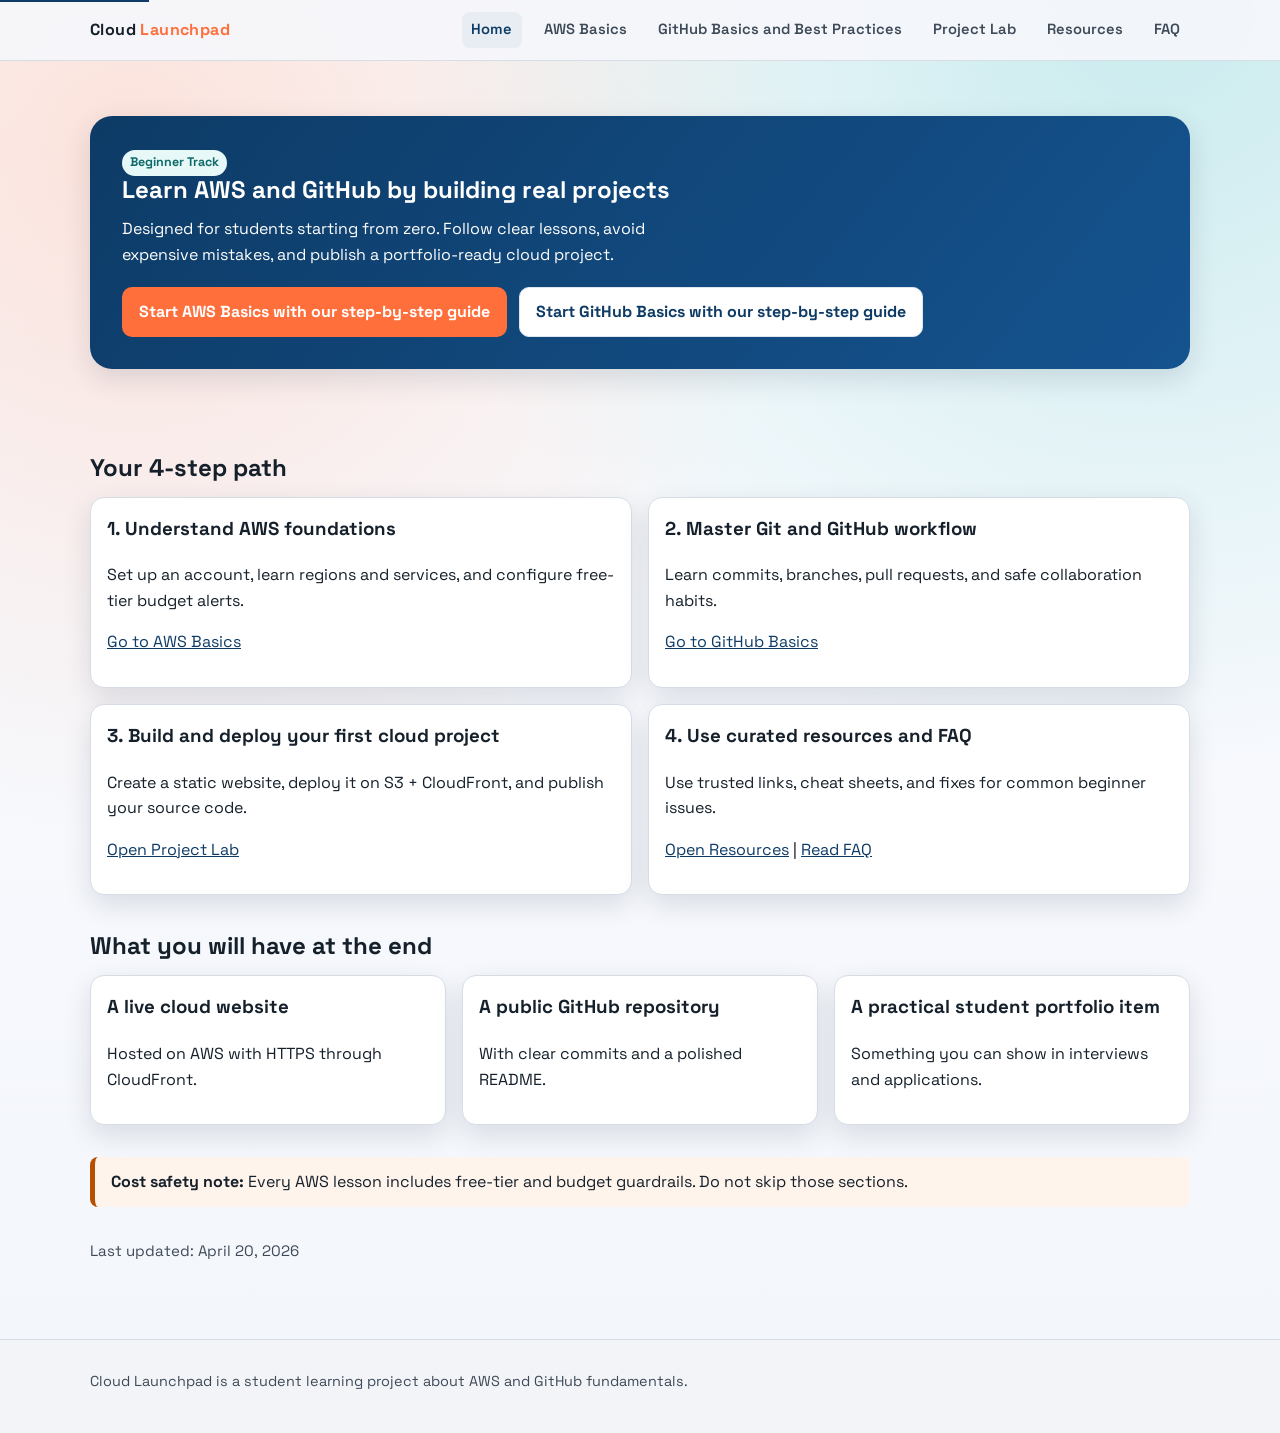
<file: index.html>
<!doctype html>
<html lang="en">
<head>
  <meta charset="UTF-8">
  <meta name="viewport" content="width=device-width, initial-scale=1.0">
  <meta name="description" content="Beginner-friendly website for students learning AWS and GitHub through practical projects.">
  <title>Cloud Launchpad | AWS + GitHub for Students</title>
  <link rel="preconnect" href="https://fonts.googleapis.com">
  <link rel="preconnect" href="https://fonts.gstatic.com" crossorigin>
  <link href="https://fonts.googleapis.com/css2?family=IBM+Plex+Mono:wght@400;600&family=Space+Grotesk:wght@400;500;700&display=swap" rel="stylesheet">
  <link rel="stylesheet" href="styles/main.css">
</head>
<body>
  <a class="skip-link" href="#main-content">Skip to content</a>
  <header class="site-header">
    <div class="header-inner">
      <a class="brand" href="index.html">Cloud <span>Launchpad</span></a>
      <nav class="nav" aria-label="Primary navigation">
        <a href="index.html" aria-current="page">Home</a>
        <a href="aws-basics.html">AWS Basics</a>
        <a href="github-basics.html">GitHub Basics and Best Practices </a>
        <a href="project-lab.html">Project Lab</a>
        <a href="resources.html">Resources</a>
        <a href="faq.html">FAQ</a>
      </nav>
    </div>
  </header>

  <section class="hero">
    <div class="container hero-panel">
      <span class="badge">Beginner Track</span>
      <h1>Learn AWS and GitHub by building real projects</h1>
      <p>Designed for students starting from zero. Follow clear lessons, avoid expensive mistakes, and publish a portfolio-ready cloud project.</p>
      <div class="cta-row">
        <a class="btn btn-primary" href="aws-basics.html">Start AWS Basics with our step-by-step guide</a>
        <a class="btn btn-secondary" href="github-basics.html">Start GitHub Basics with our step-by-step guide</a>
      </div>
    </div>
  </section>

  <main id="main-content">
    <div class="container">
      <section class="section">
        <h2>Your 4-step path</h2>
        <div class="grid grid-2">
          <article class="card">
            <h3>1. Understand AWS foundations</h3>
            <p>Set up an account, learn regions and services, and configure free-tier budget alerts.</p>
            <p><a href="aws-basics.html">Go to AWS Basics</a></p>
          </article>
          <article class="card">
            <h3>2. Master Git and GitHub workflow</h3>
            <p>Learn commits, branches, pull requests, and safe collaboration habits.</p>
            <p><a href="github-basics.html">Go to GitHub Basics</a></p>
          </article>
          <article class="card">
            <h3>3. Build and deploy your first cloud project</h3>
            <p>Create a static website, deploy it on S3 + CloudFront, and publish your source code.</p>
            <p><a href="project-lab.html">Open Project Lab</a></p>
          </article>
          <article class="card">
            <h3>4. Use curated resources and FAQ</h3>
            <p>Use trusted links, cheat sheets, and fixes for common beginner issues.</p>
            <p><a href="resources.html">Open Resources</a> | <a href="faq.html">Read FAQ</a></p>
          </article>
        </div>
      </section>

      <section class="section">
        <h2>What you will have at the end</h2>
        <div class="grid grid-3">
          <article class="card">
            <h3>A live cloud website</h3>
            <p>Hosted on AWS with HTTPS through CloudFront.</p>
          </article>
          <article class="card">
            <h3>A public GitHub repository</h3>
            <p>With clear commits and a polished README.</p>
          </article>
          <article class="card">
            <h3>A practical student portfolio item</h3>
            <p>Something you can show in interviews and applications.</p>
          </article>
        </div>
      </section>

      <section class="section">
        <div class="warn">
          <strong>Cost safety note:</strong> Every AWS lesson includes free-tier and budget guardrails. Do not skip those sections.
        </div>
      </section>

      <section class="section">
        <p class="meta">Last updated: April 20, 2026</p>
      </section>
    </div>
  </main>

  <footer class="site-footer">
    <div class="footer-inner">
      <p>Cloud Launchpad is a student learning project about AWS and GitHub fundamentals.</p>
    </div>
  </footer>
  <script src="scripts/main.js"></script>
</body>
</html>
</file>
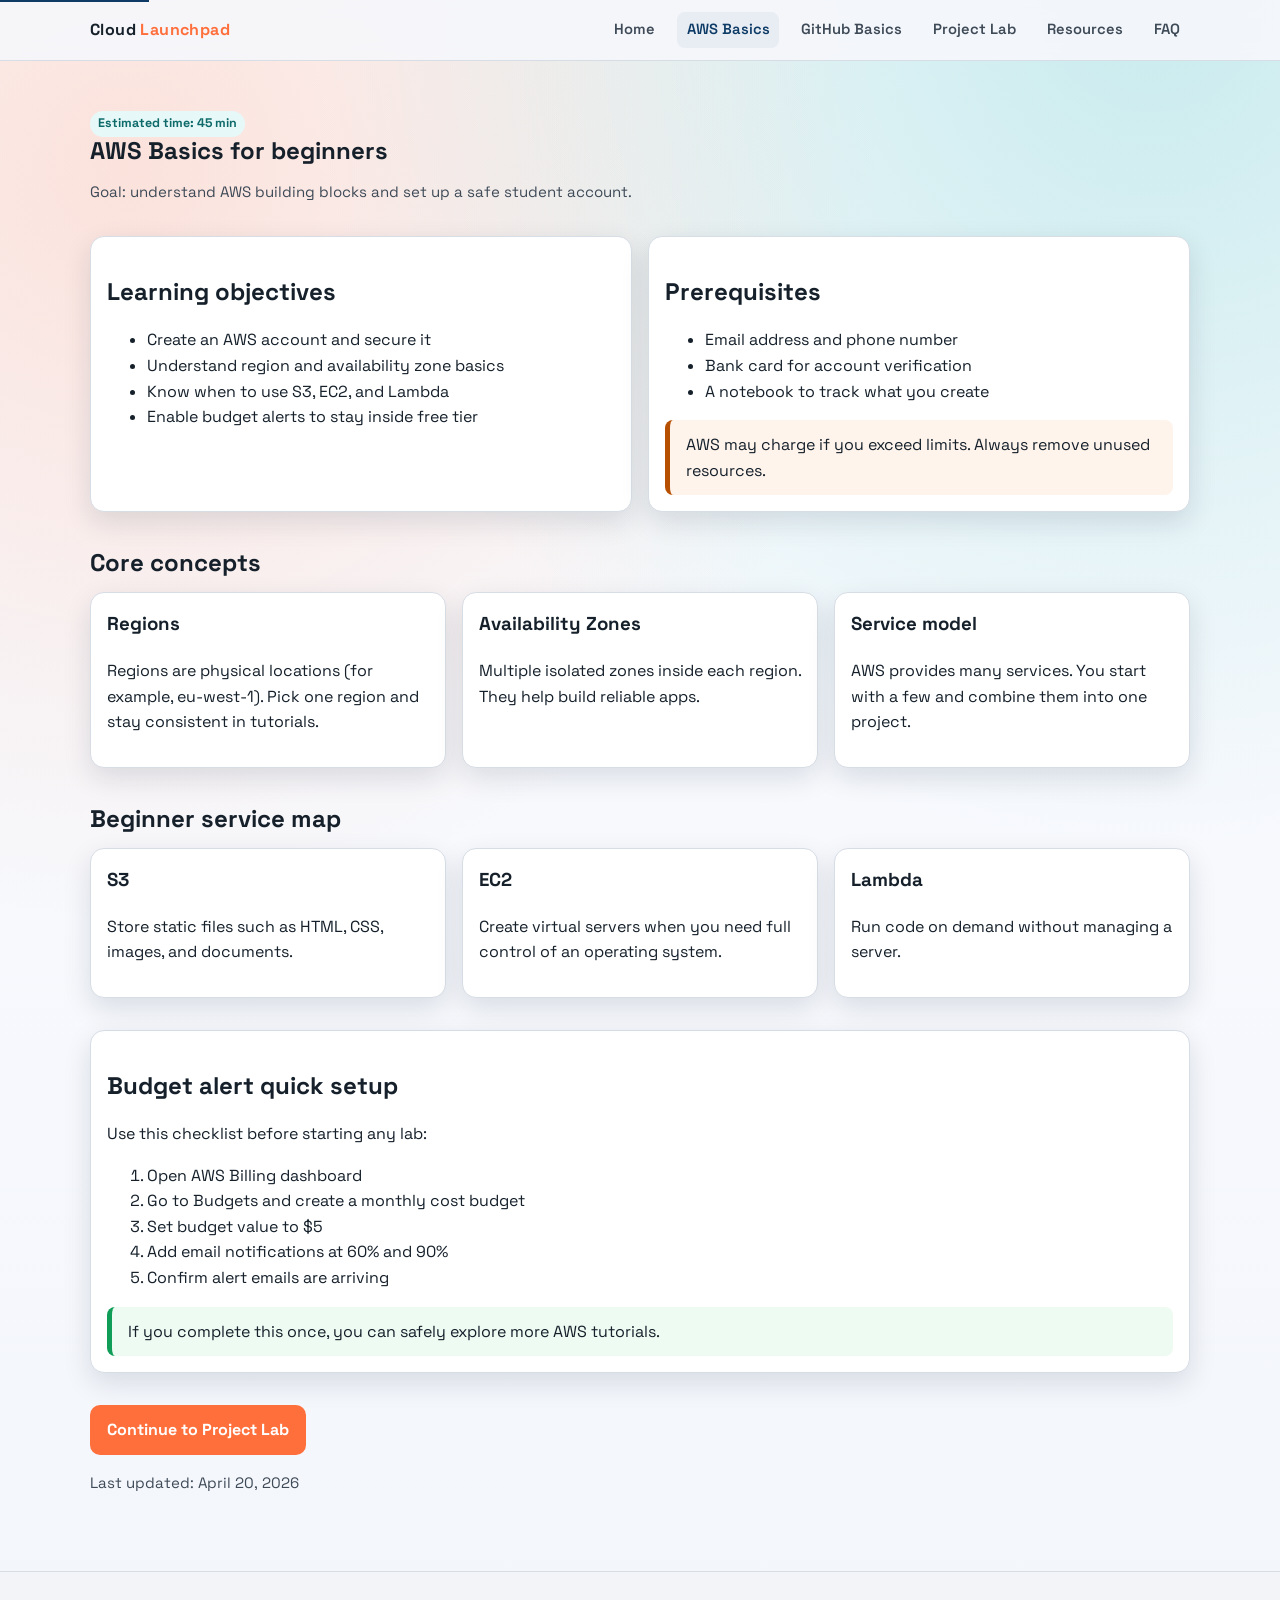
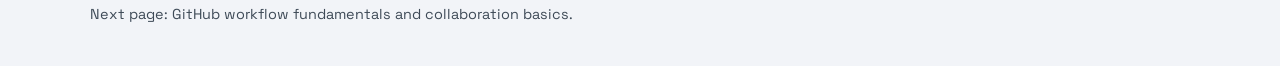
<file: aws-basics.html>
<!doctype html>
<html lang="en">
<head>
  <meta charset="UTF-8">
  <meta name="viewport" content="width=device-width, initial-scale=1.0">
  <meta name="description" content="Beginner AWS basics for students: account setup, core services, and cost safety.">
  <title>AWS Basics | Cloud Launchpad</title>
  <link rel="preconnect" href="https://fonts.googleapis.com">
  <link rel="preconnect" href="https://fonts.gstatic.com" crossorigin>
  <link href="https://fonts.googleapis.com/css2?family=IBM+Plex+Mono:wght@400;600&family=Space+Grotesk:wght@400;500;700&display=swap" rel="stylesheet">
  <link rel="stylesheet" href="styles/main.css">
</head>
<body>
  <a class="skip-link" href="#main-content">Skip to content</a>
  <header class="site-header">
    <div class="header-inner">
      <a class="brand" href="index.html">Cloud <span>Launchpad</span></a>
      <nav class="nav" aria-label="Primary navigation">
        <a href="index.html">Home</a>
        <a href="aws-basics.html" aria-current="page">AWS Basics</a>
        <a href="github-basics.html">GitHub Basics</a>
        <a href="project-lab.html">Project Lab</a>
        <a href="resources.html">Resources</a>
        <a href="faq.html">FAQ</a>
      </nav>
    </div>
  </header>

  <main id="main-content">
    <div class="container">
      <section class="section">
        <span class="badge">Estimated time: 45 min</span>
        <h1 class="page-title">AWS Basics for beginners</h1>
        <p class="meta">Goal: understand AWS building blocks and set up a safe student account.</p>
      </section>

      <section class="section grid grid-2">
        <article class="card">
          <h2>Learning objectives</h2>
          <ul>
            <li>Create an AWS account and secure it</li>
            <li>Understand region and availability zone basics</li>
            <li>Know when to use S3, EC2, and Lambda</li>
            <li>Enable budget alerts to stay inside free tier</li>
          </ul>
        </article>
        <article class="card">
          <h2>Prerequisites</h2>
          <ul>
            <li>Email address and phone number</li>
            <li>Bank card for account verification</li>
            <li>A notebook to track what you create</li>
          </ul>
          <div class="warn">
            AWS may charge if you exceed limits. Always remove unused resources.
          </div>
        </article>
      </section>

      <section class="section">
        <h2>Core concepts</h2>
        <div class="grid grid-3">
          <article class="card">
            <h3>Regions</h3>
            <p>Regions are physical locations (for example, eu-west-1). Pick one region and stay consistent in tutorials.</p>
          </article>
          <article class="card">
            <h3>Availability Zones</h3>
            <p>Multiple isolated zones inside each region. They help build reliable apps.</p>
          </article>
          <article class="card">
            <h3>Service model</h3>
            <p>AWS provides many services. You start with a few and combine them into one project.</p>
          </article>
        </div>
      </section>

      <section class="section">
        <h2>Beginner service map</h2>
        <div class="grid grid-3">
          <article class="card">
            <h3>S3</h3>
            <p>Store static files such as HTML, CSS, images, and documents.</p>
          </article>
          <article class="card">
            <h3>EC2</h3>
            <p>Create virtual servers when you need full control of an operating system.</p>
          </article>
          <article class="card">
            <h3>Lambda</h3>
            <p>Run code on demand without managing a server.</p>
          </article>
        </div>
      </section>

      <section class="section card">
        <h2>Budget alert quick setup</h2>
        <p>Use this checklist before starting any lab:</p>
        <ol>
          <li>Open AWS Billing dashboard</li>
          <li>Go to Budgets and create a monthly cost budget</li>
          <li>Set budget value to $5</li>
          <li>Add email notifications at 60% and 90%</li>
          <li>Confirm alert emails are arriving</li>
        </ol>
        <div class="ok">If you complete this once, you can safely explore more AWS tutorials.</div>
      </section>

      <section class="section">
        <p><a class="btn btn-primary" href="project-lab.html">Continue to Project Lab</a></p>
        <p class="meta">Last updated: April 20, 2026</p>
      </section>
    </div>
  </main>

  <footer class="site-footer">
    <div class="footer-inner">
      <p>Next page: GitHub workflow fundamentals and collaboration basics.</p>
    </div>
  </footer>
  <script src="scripts/main.js"></script>
</body>
</html>
</file>
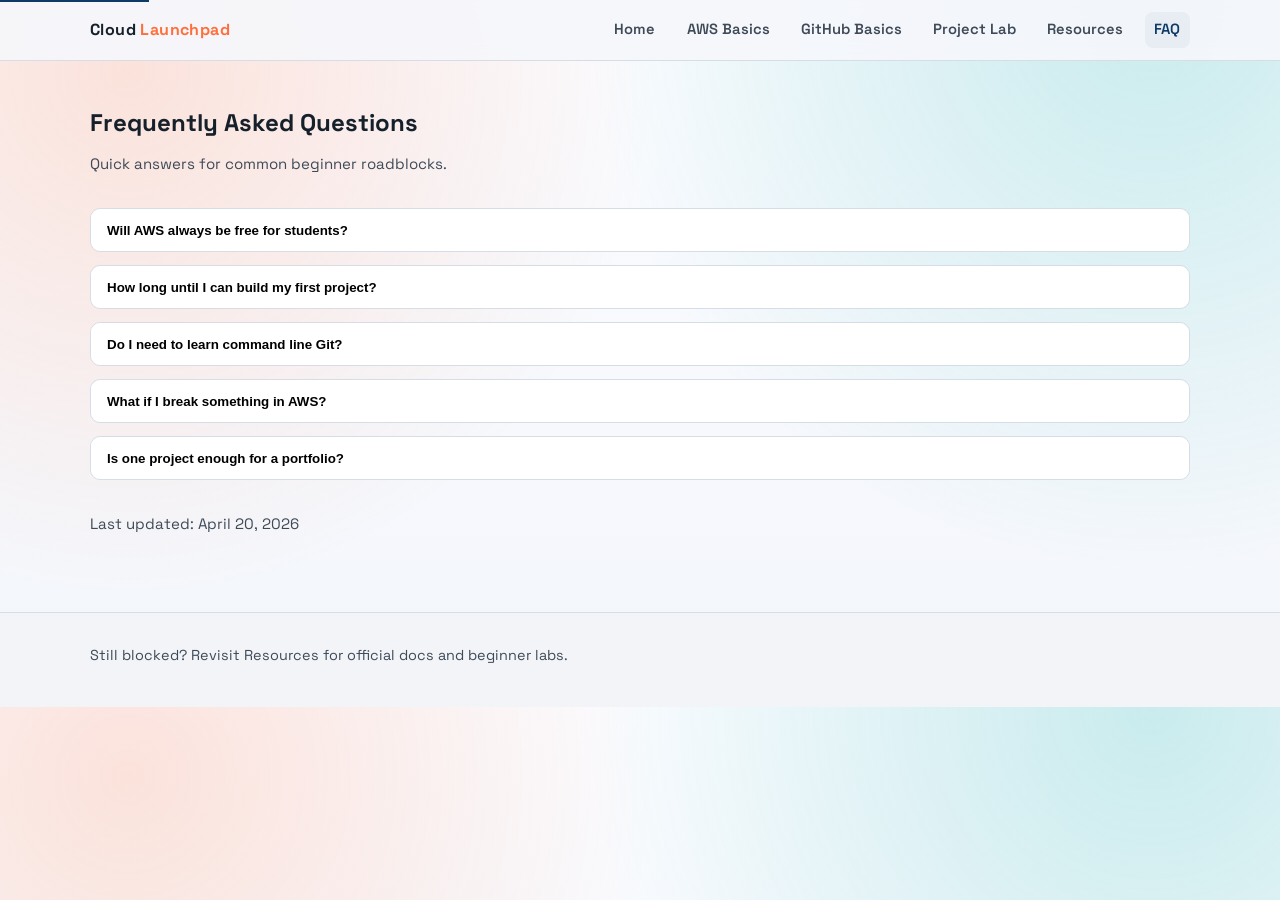
<file: faq.html>
<!doctype html>
<html lang="en">
<head>
  <meta charset="UTF-8">
  <meta name="viewport" content="width=device-width, initial-scale=1.0">
  <meta name="description" content="Frequently asked questions for beginner students learning AWS and GitHub.">
  <title>FAQ | Cloud Launchpad</title>
  <link rel="preconnect" href="https://fonts.googleapis.com">
  <link rel="preconnect" href="https://fonts.gstatic.com" crossorigin>
  <link href="https://fonts.googleapis.com/css2?family=IBM+Plex+Mono:wght@400;600&family=Space+Grotesk:wght@400;500;700&display=swap" rel="stylesheet">
  <link rel="stylesheet" href="styles/main.css">
</head>
<body>
  <a class="skip-link" href="#main-content">Skip to content</a>
  <header class="site-header">
    <div class="header-inner">
      <a class="brand" href="index.html">Cloud <span>Launchpad</span></a>
      <nav class="nav" aria-label="Primary navigation">
        <a href="index.html">Home</a>
        <a href="aws-basics.html">AWS Basics</a>
        <a href="github-basics.html">GitHub Basics</a>
        <a href="project-lab.html">Project Lab</a>
        <a href="resources.html">Resources</a>
        <a href="faq.html" aria-current="page">FAQ</a>
      </nav>
    </div>
  </header>

  <main id="main-content">
    <div class="container">
      <section class="section">
        <h1 class="page-title">Frequently Asked Questions</h1>
        <p class="meta">Quick answers for common beginner roadblocks.</p>
      </section>

      <section class="section">
        <article class="faq-item">
          <button class="faq-q" aria-expanded="false" aria-controls="a1">Will AWS always be free for students?</button>
          <div class="faq-a" id="a1" hidden>
            No. Only selected services are free for limited usage and time. Always track costs with AWS Budgets.
          </div>
        </article>

        <article class="faq-item">
          <button class="faq-q" aria-expanded="false" aria-controls="a2">How long until I can build my first project?</button>
          <div class="faq-a" id="a2" hidden>
            Most students can finish the MVP project in one focused weekend if they follow the checklist in Project Lab.
          </div>
        </article>

        <article class="faq-item">
          <button class="faq-q" aria-expanded="false" aria-controls="a3">Do I need to learn command line Git?</button>
          <div class="faq-a" id="a3" hidden>
            Yes, at least basic commands. GUI tools help, but command line skills are expected in many internships and junior roles.
          </div>
        </article>

        <article class="faq-item">
          <button class="faq-q" aria-expanded="false" aria-controls="a4">What if I break something in AWS?</button>
          <div class="faq-a" id="a4" hidden>
            Delete test resources and retry from the checklist. Keep notes on what you changed so you can recover quickly.
          </div>
        </article>

        <article class="faq-item">
          <button class="faq-q" aria-expanded="false" aria-controls="a5">Is one project enough for a portfolio?</button>
          <div class="faq-a" id="a5" hidden>
            One polished project is much better than many unfinished projects. Add architecture notes, screenshots, and learning summary.
          </div>
        </article>
      </section>

      <section class="section">
        <p class="meta">Last updated: April 20, 2026</p>
      </section>
    </div>
  </main>

  <footer class="site-footer">
    <div class="footer-inner">
      <p>Still blocked? Revisit Resources for official docs and beginner labs.</p>
    </div>
  </footer>
  <script src="scripts/main.js"></script>
</body>
</html>
</file>
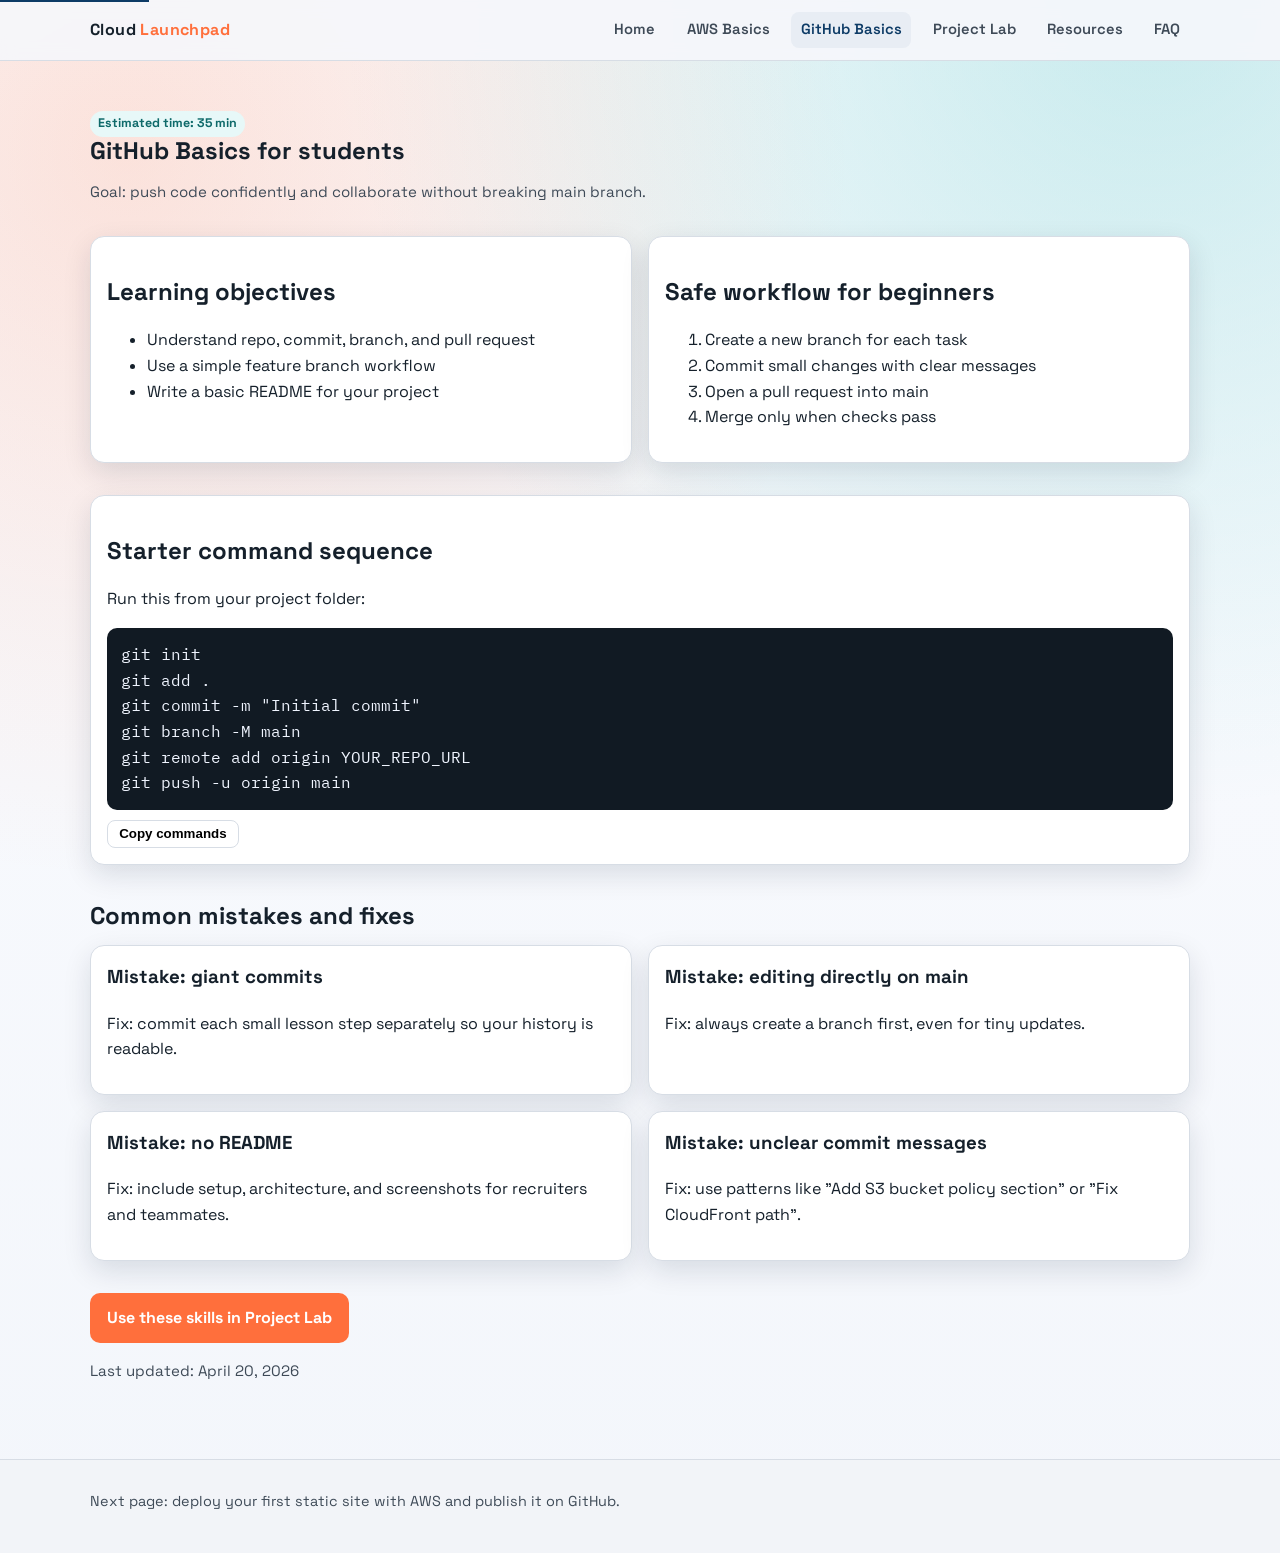
<file: github-basics.html>
<!doctype html>
<html lang="en">
<head>
  <meta charset="UTF-8">
  <meta name="viewport" content="width=device-width, initial-scale=1.0">
  <meta name="description" content="Beginner Git and GitHub essentials for student projects.">
  <title>GitHub Basics | Cloud Launchpad</title>
  <link rel="preconnect" href="https://fonts.googleapis.com">
  <link rel="preconnect" href="https://fonts.gstatic.com" crossorigin>
  <link href="https://fonts.googleapis.com/css2?family=IBM+Plex+Mono:wght@400;600&family=Space+Grotesk:wght@400;500;700&display=swap" rel="stylesheet">
  <link rel="stylesheet" href="styles/main.css">
</head>
<body>
  <a class="skip-link" href="#main-content">Skip to content</a>
  <header class="site-header">
    <div class="header-inner">
      <a class="brand" href="index.html">Cloud <span>Launchpad</span></a>
      <nav class="nav" aria-label="Primary navigation">
        <a href="index.html">Home</a>
        <a href="aws-basics.html">AWS Basics</a>
        <a href="github-basics.html" aria-current="page">GitHub Basics</a>
        <a href="project-lab.html">Project Lab</a>
        <a href="resources.html">Resources</a>
        <a href="faq.html">FAQ</a>
      </nav>
    </div>
  </header>

  <main id="main-content">
    <div class="container">
      <section class="section">
        <span class="badge">Estimated time: 35 min</span>
        <h1 class="page-title">GitHub Basics for students</h1>
        <p class="meta">Goal: push code confidently and collaborate without breaking main branch.</p>
      </section>

      <section class="section grid grid-2">
        <article class="card">
          <h2>Learning objectives</h2>
          <ul>
            <li>Understand repo, commit, branch, and pull request</li>
            <li>Use a simple feature branch workflow</li>
            <li>Write a basic README for your project</li>
          </ul>
        </article>
        <article class="card">
          <h2>Safe workflow for beginners</h2>
          <ol>
            <li>Create a new branch for each task</li>
            <li>Commit small changes with clear messages</li>
            <li>Open a pull request into main</li>
            <li>Merge only when checks pass</li>
          </ol>
        </article>
      </section>

      <section class="section card">
        <h2>Starter command sequence</h2>
        <p>Run this from your project folder:</p>
        <div id="git-commands" class="code-block">git init
git add .
git commit -m "Initial commit"
git branch -M main
git remote add origin YOUR_REPO_URL
git push -u origin main</div>
        <button class="copy-btn" data-copy-target="git-commands">Copy commands</button>
      </section>

      <section class="section">
        <h2>Common mistakes and fixes</h2>
        <div class="grid grid-2">
          <article class="card">
            <h3>Mistake: giant commits</h3>
            <p>Fix: commit each small lesson step separately so your history is readable.</p>
          </article>
          <article class="card">
            <h3>Mistake: editing directly on main</h3>
            <p>Fix: always create a branch first, even for tiny updates.</p>
          </article>
          <article class="card">
            <h3>Mistake: no README</h3>
            <p>Fix: include setup, architecture, and screenshots for recruiters and teammates.</p>
          </article>
          <article class="card">
            <h3>Mistake: unclear commit messages</h3>
            <p>Fix: use patterns like "Add S3 bucket policy section" or "Fix CloudFront path".</p>
          </article>
        </div>
      </section>

      <section class="section">
        <p><a class="btn btn-primary" href="project-lab.html">Use these skills in Project Lab</a></p>
        <p class="meta">Last updated: April 20, 2026</p>
      </section>
    </div>
  </main>

  <footer class="site-footer">
    <div class="footer-inner">
      <p>Next page: deploy your first static site with AWS and publish it on GitHub.</p>
    </div>
  </footer>
  <script src="scripts/main.js"></script>
</body>
</html>
</file>
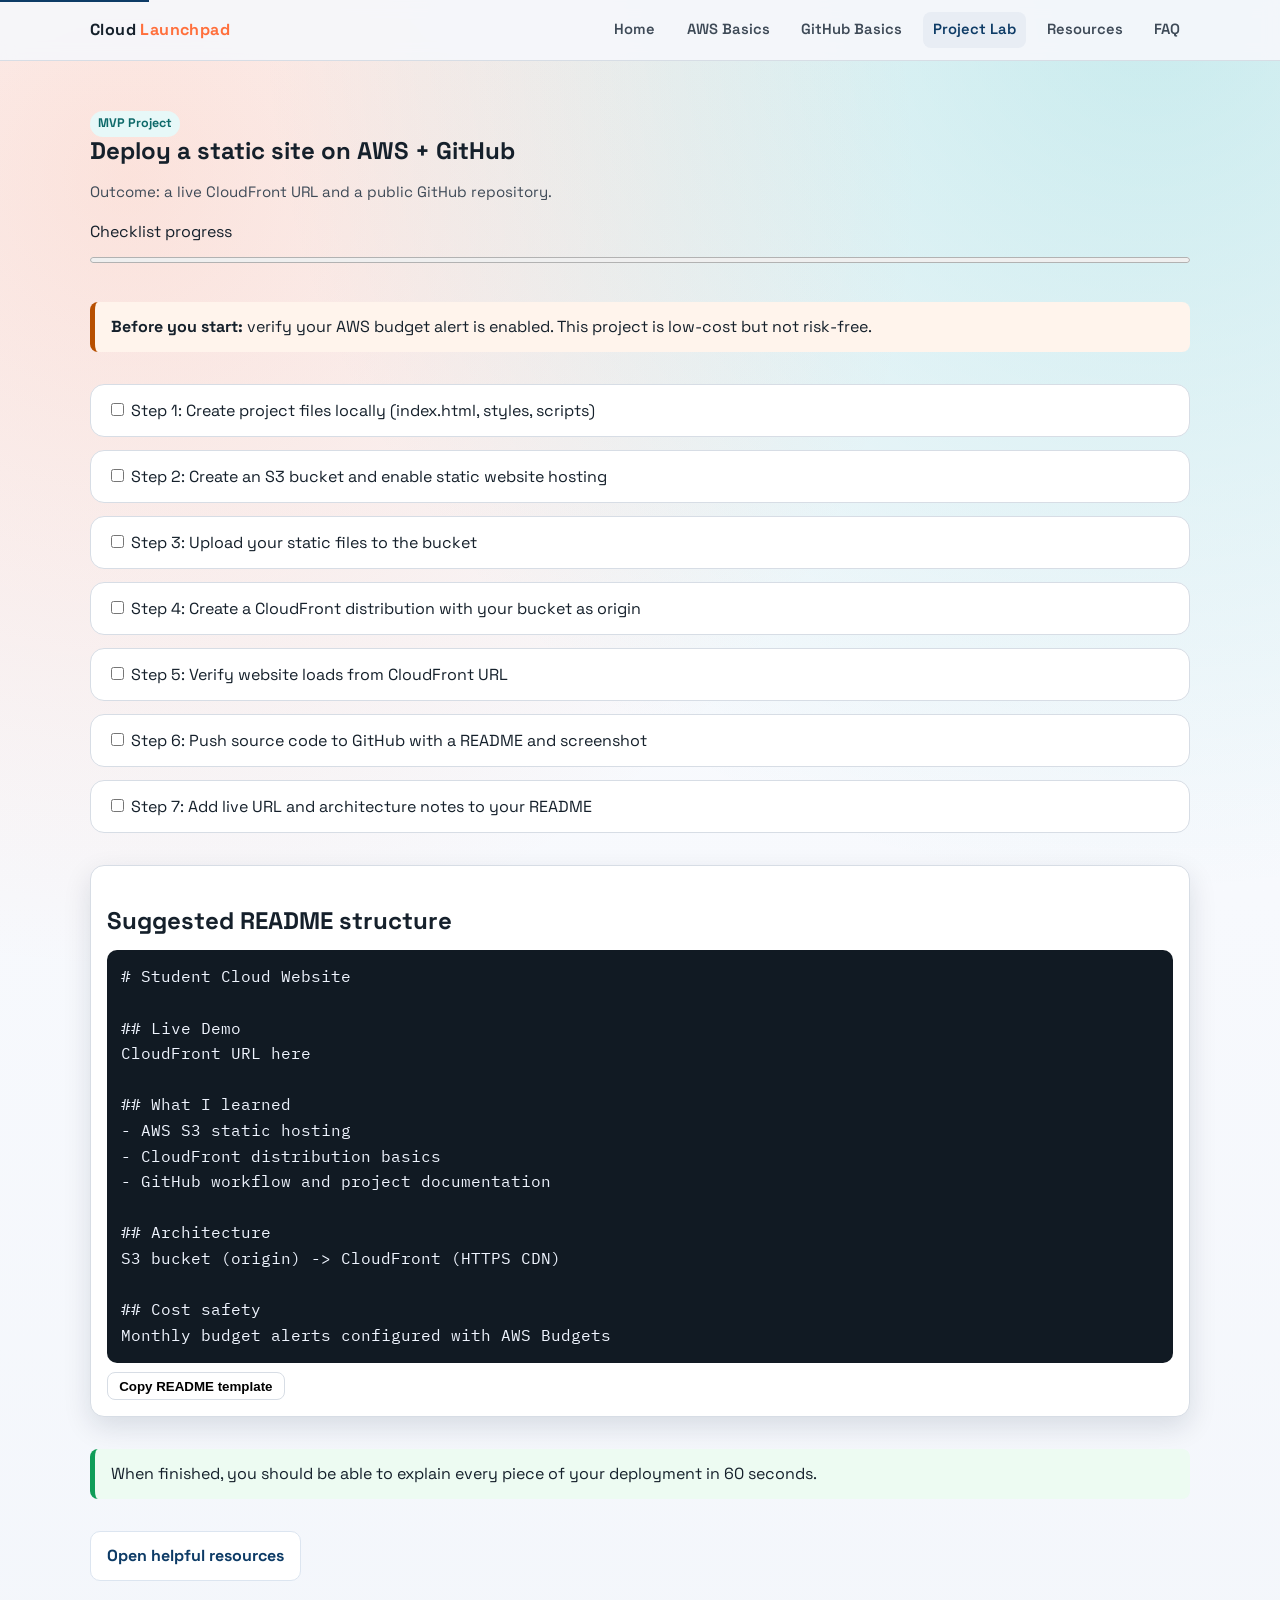
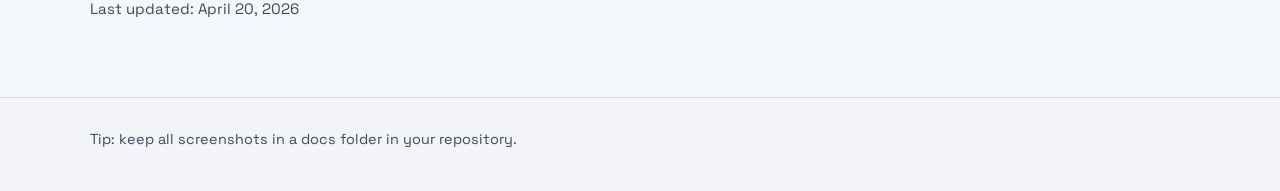
<file: project-lab.html>
<!doctype html>
<html lang="en">
<head>
  <meta charset="UTF-8">
  <meta name="viewport" content="width=device-width, initial-scale=1.0">
  <meta name="description" content="Project lab: deploy a static website to AWS S3 and CloudFront, then publish on GitHub.">
  <title>Project Lab | Cloud Launchpad</title>
  <link rel="preconnect" href="https://fonts.googleapis.com">
  <link rel="preconnect" href="https://fonts.gstatic.com" crossorigin>
  <link href="https://fonts.googleapis.com/css2?family=IBM+Plex+Mono:wght@400;600&family=Space+Grotesk:wght@400;500;700&display=swap" rel="stylesheet">
  <link rel="stylesheet" href="styles/main.css">
</head>
<body>
  <a class="skip-link" href="#main-content">Skip to content</a>
  <header class="site-header">
    <div class="header-inner">
      <a class="brand" href="index.html">Cloud <span>Launchpad</span></a>
      <nav class="nav" aria-label="Primary navigation">
        <a href="index.html">Home</a>
        <a href="aws-basics.html">AWS Basics</a>
        <a href="github-basics.html">GitHub Basics</a>
        <a href="project-lab.html" aria-current="page">Project Lab</a>
        <a href="resources.html">Resources</a>
        <a href="faq.html">FAQ</a>
      </nav>
    </div>
  </header>

  <main id="main-content">
    <div class="container">
      <section class="section">
        <span class="badge">MVP Project</span>
        <h1 class="page-title">Deploy a static site on AWS + GitHub</h1>
        <p class="meta">Outcome: a live CloudFront URL and a public GitHub repository.</p>
        <div class="progress-wrap">
          <label for="lab-progress">Checklist progress</label>
          <progress id="lab-progress" class="progress" value="0" max="7">0%</progress>
        </div>
      </section>

      <section class="section">
        <div class="warn"><strong>Before you start:</strong> verify your AWS budget alert is enabled. This project is low-cost but not risk-free.</div>
      </section>

      <section class="section timeline">
        <article class="step">
          <label><input type="checkbox" data-step-check> Step 1: Create project files locally (index.html, styles, scripts)</label>
        </article>
        <article class="step">
          <label><input type="checkbox" data-step-check> Step 2: Create an S3 bucket and enable static website hosting</label>
        </article>
        <article class="step">
          <label><input type="checkbox" data-step-check> Step 3: Upload your static files to the bucket</label>
        </article>
        <article class="step">
          <label><input type="checkbox" data-step-check> Step 4: Create a CloudFront distribution with your bucket as origin</label>
        </article>
        <article class="step">
          <label><input type="checkbox" data-step-check> Step 5: Verify website loads from CloudFront URL</label>
        </article>
        <article class="step">
          <label><input type="checkbox" data-step-check> Step 6: Push source code to GitHub with a README and screenshot</label>
        </article>
        <article class="step">
          <label><input type="checkbox" data-step-check> Step 7: Add live URL and architecture notes to your README</label>
        </article>
      </section>

      <section class="section card">
        <h2>Suggested README structure</h2>
        <div id="readme-template" class="code-block"># Student Cloud Website

## Live Demo
CloudFront URL here

## What I learned
- AWS S3 static hosting
- CloudFront distribution basics
- GitHub workflow and project documentation

## Architecture
S3 bucket (origin) -> CloudFront (HTTPS CDN)

## Cost safety
Monthly budget alerts configured with AWS Budgets</div>
        <button class="copy-btn" data-copy-target="readme-template">Copy README template</button>
      </section>

      <section class="section ok">
        When finished, you should be able to explain every piece of your deployment in 60 seconds.
      </section>

      <section class="section">
        <p><a class="btn btn-secondary" href="resources.html">Open helpful resources</a></p>
        <p class="meta">Last updated: April 20, 2026</p>
      </section>
    </div>
  </main>

  <footer class="site-footer">
    <div class="footer-inner">
      <p>Tip: keep all screenshots in a docs folder in your repository.</p>
    </div>
  </footer>
  <script src="scripts/main.js"></script>
</body>
</html>
</file>
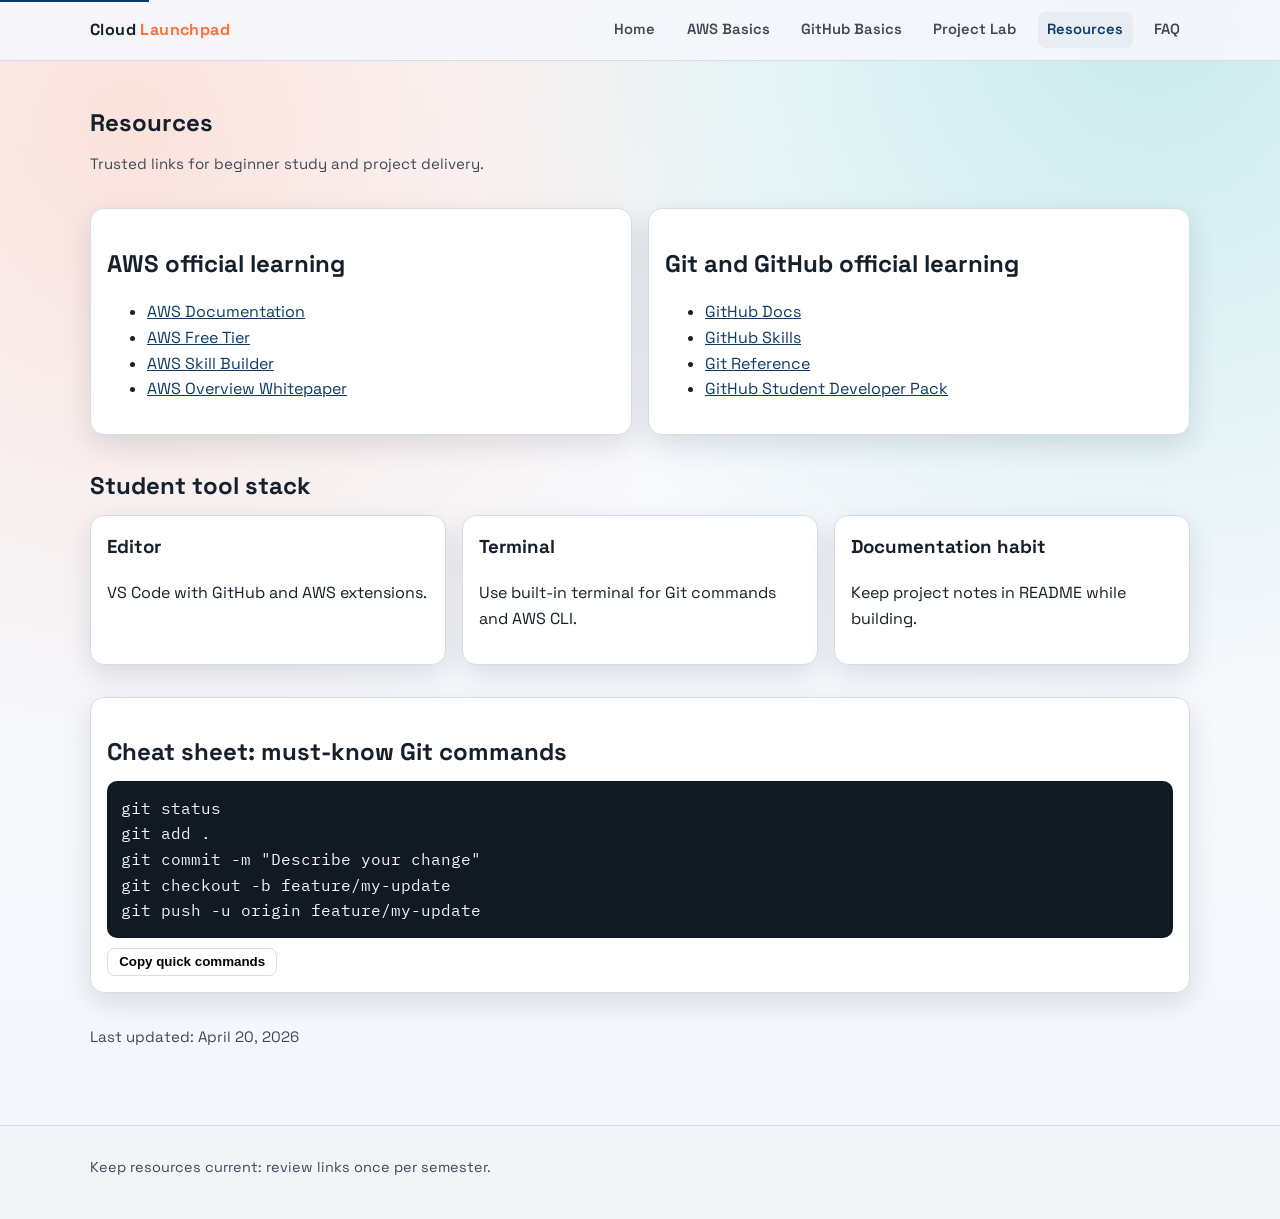
<file: resources.html>
<!doctype html>
<html lang="en">
<head>
  <meta charset="UTF-8">
  <meta name="viewport" content="width=device-width, initial-scale=1.0">
  <meta name="description" content="Curated AWS and GitHub resources for students.">
  <title>Resources | Cloud Launchpad</title>
  <link rel="preconnect" href="https://fonts.googleapis.com">
  <link rel="preconnect" href="https://fonts.gstatic.com" crossorigin>
  <link href="https://fonts.googleapis.com/css2?family=IBM+Plex+Mono:wght@400;600&family=Space+Grotesk:wght@400;500;700&display=swap" rel="stylesheet">
  <link rel="stylesheet" href="styles/main.css">
</head>
<body>
  <a class="skip-link" href="#main-content">Skip to content</a>
  <header class="site-header">
    <div class="header-inner">
      <a class="brand" href="index.html">Cloud <span>Launchpad</span></a>
      <nav class="nav" aria-label="Primary navigation">
        <a href="index.html">Home</a>
        <a href="aws-basics.html">AWS Basics</a>
        <a href="github-basics.html">GitHub Basics</a>
        <a href="project-lab.html">Project Lab</a>
        <a href="resources.html" aria-current="page">Resources</a>
        <a href="faq.html">FAQ</a>
      </nav>
    </div>
  </header>

  <main id="main-content">
    <div class="container">
      <section class="section">
        <h1 class="page-title">Resources</h1>
        <p class="meta">Trusted links for beginner study and project delivery.</p>
      </section>

      <section class="section grid grid-2">
        <article class="card">
          <h2>AWS official learning</h2>
          <ul>
            <li><a href="https://docs.aws.amazon.com/" target="_blank" rel="noopener noreferrer">AWS Documentation</a></li>
            <li><a href="https://aws.amazon.com/free/" target="_blank" rel="noopener noreferrer">AWS Free Tier</a></li>
            <li><a href="https://skillbuilder.aws/" target="_blank" rel="noopener noreferrer">AWS Skill Builder</a></li>
            <li><a href="https://docs.aws.amazon.com/pdfs/whitepapers/latest/aws-overview/aws-overview.pdf" target="_blank" rel="noopener noreferrer">AWS Overview Whitepaper</a></li>
          </ul>
        </article>
        <article class="card">
          <h2>Git and GitHub official learning</h2>
          <ul>
            <li><a href="https://docs.github.com/" target="_blank" rel="noopener noreferrer">GitHub Docs</a></li>
            <li><a href="https://skills.github.com/" target="_blank" rel="noopener noreferrer">GitHub Skills</a></li>
            <li><a href="https://git-scm.com/doc" target="_blank" rel="noopener noreferrer">Git Reference</a></li>
            <li><a href="https://education.github.com/pack" target="_blank" rel="noopener noreferrer">GitHub Student Developer Pack</a></li>
          </ul>
        </article>
      </section>

      <section class="section">
        <h2>Student tool stack</h2>
        <div class="grid grid-3">
          <article class="card">
            <h3>Editor</h3>
            <p>VS Code with GitHub and AWS extensions.</p>
          </article>
          <article class="card">
            <h3>Terminal</h3>
            <p>Use built-in terminal for Git commands and AWS CLI.</p>
          </article>
          <article class="card">
            <h3>Documentation habit</h3>
            <p>Keep project notes in README while building.</p>
          </article>
        </div>
      </section>

      <section class="section card">
        <h2>Cheat sheet: must-know Git commands</h2>
        <div id="quick-git" class="code-block">git status
git add .
git commit -m "Describe your change"
git checkout -b feature/my-update
git push -u origin feature/my-update</div>
        <button class="copy-btn" data-copy-target="quick-git">Copy quick commands</button>
      </section>

      <section class="section">
        <p class="meta">Last updated: April 20, 2026</p>
      </section>
    </div>
  </main>

  <footer class="site-footer">
    <div class="footer-inner">
      <p>Keep resources current: review links once per semester.</p>
    </div>
  </footer>
  <script src="scripts/main.js"></script>
</body>
</html>
</file>
<file: styles/main.css>
:root {
  --bg: #f6f7fb;
  --surface: #ffffff;
  --ink: #15202b;
  --ink-soft: #3e4a57;
  --brand: #ff6f3c;
  --brand-deep: #0d3b66;
  --accent: #00a8a8;
  --line: #d7dde5;
  --ok: #0f9d58;
  --warn: #b74f00;
  --radius: 14px;
  --shadow: 0 10px 28px rgba(8, 25, 48, 0.12);
}

* {
  box-sizing: border-box;
}

html,
body {
  margin: 0;
  padding: 0;
}

body {
  font-family: "Space Grotesk", "Avenir Next", "Segoe UI", sans-serif;
  color: var(--ink);
  background:
    radial-gradient(circle at 10% 10%, rgba(255, 111, 60, 0.18), transparent 40%),
    radial-gradient(circle at 90% 0%, rgba(0, 168, 168, 0.2), transparent 42%),
    linear-gradient(180deg, #fbfcff 0%, #f3f6fb 100%);
  line-height: 1.6;
}

a {
  color: var(--brand-deep);
}

a:hover {
  color: var(--brand);
}

.skip-link {
  position: absolute;
  top: -40px;
  left: 0;
  background: var(--brand-deep);
  color: #fff;
  padding: 8px 14px;
  z-index: 10;
}

.skip-link:focus {
  top: 8px;
}

.site-header {
  position: sticky;
  top: 0;
  z-index: 5;
  backdrop-filter: blur(8px);
  background: rgba(246, 247, 251, 0.92);
  border-bottom: 1px solid var(--line);
}

.header-inner,
.container {
  width: min(1100px, calc(100% - 2rem));
  margin: 0 auto;
}

.header-inner {
  display: flex;
  gap: 1rem;
  align-items: center;
  justify-content: space-between;
  padding: 0.75rem 0;
}

.brand {
  text-decoration: none;
  color: var(--ink);
  font-weight: 700;
  letter-spacing: 0.4px;
}

.brand span {
  color: var(--brand);
}

.nav {
  display: flex;
  gap: 0.75rem;
  flex-wrap: wrap;
}

.nav a {
  text-decoration: none;
  color: var(--ink-soft);
  padding: 0.4rem 0.6rem;
  border-radius: 8px;
  font-weight: 600;
  font-size: 0.92rem;
}

.nav a[aria-current="page"],
.nav a:hover {
  background: #e8edf4;
  color: var(--brand-deep);
}

.hero {
  padding: 3.4rem 0 2rem;
}

.hero-panel {
  background: linear-gradient(130deg, #0d3b66, #15538f);
  color: #fff;
  border-radius: 22px;
  padding: 2rem;
  box-shadow: var(--shadow);
}

.hero h1,
.page-title {
  margin: 0 0 0.8rem;
  line-height: 1.15;
}

.hero p {
  margin: 0 0 1.2rem;
  max-width: 55ch;
}

.cta-row {
  display: flex;
  gap: 0.75rem;
  flex-wrap: wrap;
}

.btn {
  display: inline-block;
  text-decoration: none;
  border-radius: 10px;
  padding: 0.7rem 1rem;
  font-weight: 700;
  border: 1px solid transparent;
}

.btn-primary {
  background: var(--brand);
  color: #fff;
}

.btn-primary:hover {
  background: #f85f27;
  color: #fff;
}

.btn-secondary {
  background: #fff;
  color: var(--brand-deep);
  border-color: #dce5f0;
}

main {
  padding: 1.5rem 0 2.75rem;
}

.section {
  margin: 1.5rem 0 2rem;
}

.section h2 {
  margin-bottom: 0.6rem;
}

.grid {
  display: grid;
  gap: 1rem;
}

.grid-3 {
  grid-template-columns: repeat(3, minmax(0, 1fr));
}

.grid-2 {
  grid-template-columns: repeat(2, minmax(0, 1fr));
}

.card {
  background: var(--surface);
  border: 1px solid var(--line);
  border-radius: var(--radius);
  padding: 1rem;
  box-shadow: var(--shadow);
}

.card h3 {
  margin-top: 0;
}

.badge {
  display: inline-block;
  padding: 0.2rem 0.5rem;
  border-radius: 999px;
  font-size: 0.78rem;
  background: #e7f8f8;
  color: #0f6a6a;
  font-weight: 700;
}

.meta {
  color: var(--ink-soft);
  font-size: 0.94rem;
}

.warn {
  border-left: 5px solid var(--warn);
  background: #fff4ec;
  padding: 0.75rem 1rem;
  border-radius: 8px;
}

.ok {
  border-left: 5px solid var(--ok);
  background: #edfbf2;
  padding: 0.75rem 1rem;
  border-radius: 8px;
}

.code-block {
  font-family: "IBM Plex Mono", "SFMono-Regular", Menlo, monospace;
  background: #111a23;
  color: #f0f5ff;
  padding: 0.9rem;
  border-radius: 10px;
  overflow-x: auto;
  position: relative;
  white-space: pre;
}

.copy-btn {
  margin-top: 0.6rem;
  border: 1px solid var(--line);
  background: #fff;
  border-radius: 8px;
  padding: 0.35rem 0.7rem;
  cursor: pointer;
  font-weight: 700;
}

.copy-btn:hover {
  border-color: var(--brand);
}

.timeline {
  display: grid;
  gap: 0.8rem;
}

.step {
  background: #fff;
  border: 1px solid var(--line);
  border-radius: var(--radius);
  padding: 0.8rem 1rem;
}

.step h3 {
  margin: 0.2rem 0 0.5rem;
}

.progress-wrap {
  margin: 0.7rem 0 1rem;
}

.progress {
  width: 100%;
  height: 12px;
}

.faq-item {
  border: 1px solid var(--line);
  border-radius: 10px;
  margin-bottom: 0.8rem;
  overflow: hidden;
  background: #fff;
}

.faq-q {
  width: 100%;
  text-align: left;
  border: 0;
  background: #fff;
  padding: 0.85rem 1rem;
  font-weight: 700;
  cursor: pointer;
}

.faq-a {
  padding: 0 1rem 1rem;
}

.faq-a[hidden] {
  display: none;
}

.site-footer {
  border-top: 1px solid var(--line);
  background: #f2f4f8;
}

.footer-inner {
  width: min(1100px, calc(100% - 2rem));
  margin: 0 auto;
  padding: 1rem 0 1.6rem;
  color: var(--ink-soft);
  font-size: 0.9rem;
}

@media (max-width: 900px) {
  .grid-3,
  .grid-2 {
    grid-template-columns: 1fr;
  }

  .hero-panel {
    padding: 1.3rem;
  }
}
</file>
